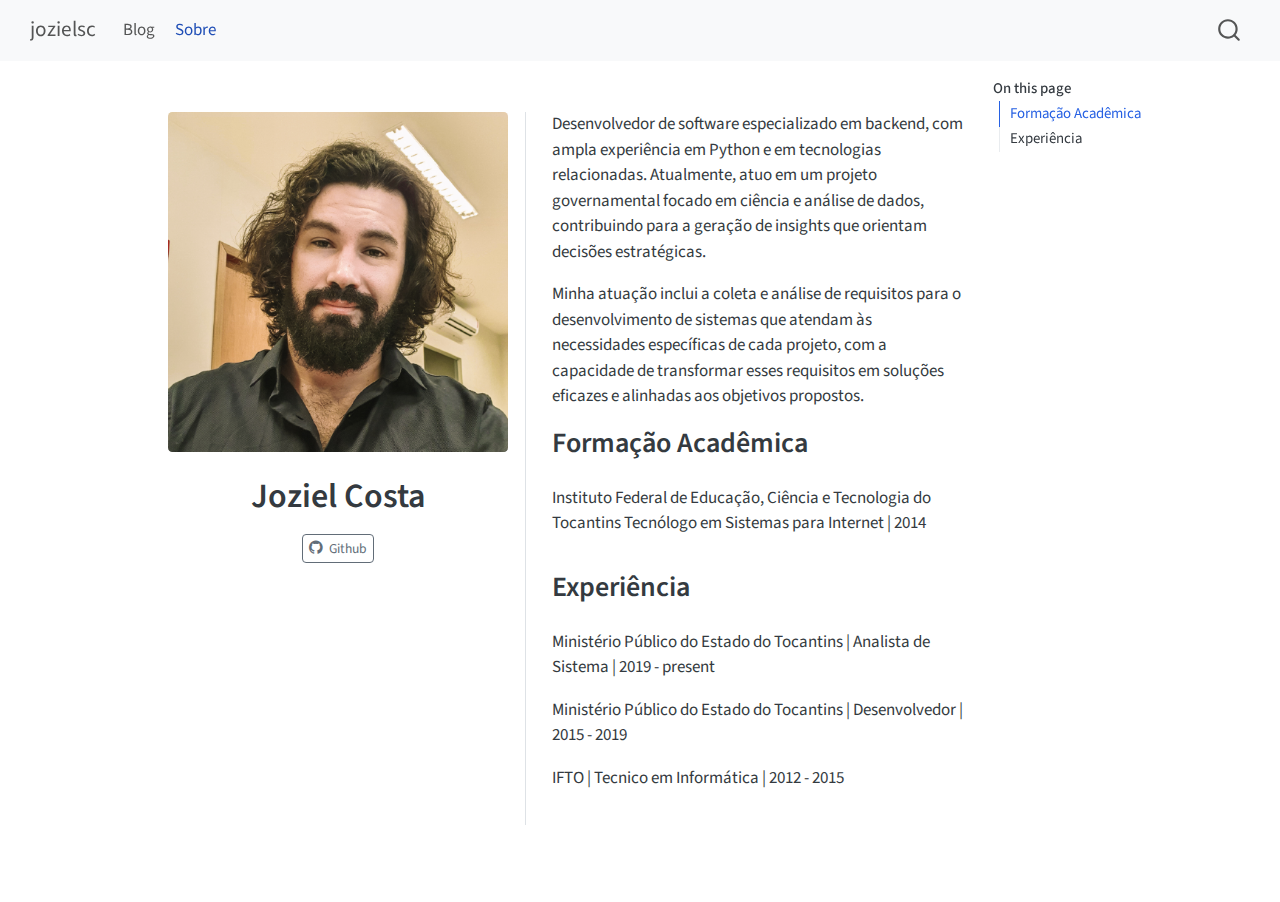
<file: docs/about.html>
<!DOCTYPE html>
<html xmlns="http://www.w3.org/1999/xhtml" lang="en" xml:lang="en"><head>

<meta charset="utf-8">
<meta name="generator" content="quarto-1.6.40">

<meta name="viewport" content="width=device-width, initial-scale=1.0, user-scalable=yes">


<title>Joziel Costa – jozielsc</title>
<style>
code{white-space: pre-wrap;}
span.smallcaps{font-variant: small-caps;}
div.columns{display: flex; gap: min(4vw, 1.5em);}
div.column{flex: auto; overflow-x: auto;}
div.hanging-indent{margin-left: 1.5em; text-indent: -1.5em;}
ul.task-list{list-style: none;}
ul.task-list li input[type="checkbox"] {
  width: 0.8em;
  margin: 0 0.8em 0.2em -1em; /* quarto-specific, see https://github.com/quarto-dev/quarto-cli/issues/4556 */ 
  vertical-align: middle;
}
</style>


<script src="site_libs/quarto-nav/quarto-nav.js"></script>
<script src="site_libs/quarto-nav/headroom.min.js"></script>
<script src="site_libs/clipboard/clipboard.min.js"></script>
<script src="site_libs/quarto-search/autocomplete.umd.js"></script>
<script src="site_libs/quarto-search/fuse.min.js"></script>
<script src="site_libs/quarto-search/quarto-search.js"></script>
<meta name="quarto:offset" content="./">
<script src="site_libs/quarto-html/quarto.js"></script>
<script src="site_libs/quarto-html/popper.min.js"></script>
<script src="site_libs/quarto-html/tippy.umd.min.js"></script>
<link href="site_libs/quarto-html/tippy.css" rel="stylesheet">
<link href="site_libs/quarto-html/quarto-syntax-highlighting-549806ee2085284f45b00abea8c6df48.css" rel="stylesheet" id="quarto-text-highlighting-styles">
<script src="site_libs/bootstrap/bootstrap.min.js"></script>
<link href="site_libs/bootstrap/bootstrap-icons.css" rel="stylesheet">
<link href="site_libs/bootstrap/bootstrap-20a9bda84330c3ab8eb1bec55220eb9e.min.css" rel="stylesheet" append-hash="true" id="quarto-bootstrap" data-mode="light">
<script id="quarto-search-options" type="application/json">{
  "location": "navbar",
  "copy-button": false,
  "collapse-after": 3,
  "panel-placement": "end",
  "type": "overlay",
  "limit": 50,
  "keyboard-shortcut": [
    "f",
    "/",
    "s"
  ],
  "show-item-context": false,
  "language": {
    "search-no-results-text": "No results",
    "search-matching-documents-text": "matching documents",
    "search-copy-link-title": "Copy link to search",
    "search-hide-matches-text": "Hide additional matches",
    "search-more-match-text": "more match in this document",
    "search-more-matches-text": "more matches in this document",
    "search-clear-button-title": "Clear",
    "search-text-placeholder": "",
    "search-detached-cancel-button-title": "Cancel",
    "search-submit-button-title": "Submit",
    "search-label": "Search"
  }
}</script>


<link rel="stylesheet" href="styles.css">
</head>

<body class="nav-fixed">

<div id="quarto-search-results"></div>
  <header id="quarto-header" class="headroom fixed-top">
    <nav class="navbar navbar-expand-lg " data-bs-theme="dark">
      <div class="navbar-container container-fluid">
      <div class="navbar-brand-container mx-auto">
    <a class="navbar-brand" href="./index.html">
    <span class="navbar-title">jozielsc</span>
    </a>
  </div>
            <div id="quarto-search" class="" title="Search"></div>
          <button class="navbar-toggler" type="button" data-bs-toggle="collapse" data-bs-target="#navbarCollapse" aria-controls="navbarCollapse" role="menu" aria-expanded="false" aria-label="Toggle navigation" onclick="if (window.quartoToggleHeadroom) { window.quartoToggleHeadroom(); }">
  <span class="navbar-toggler-icon"></span>
</button>
          <div class="collapse navbar-collapse" id="navbarCollapse">
            <ul class="navbar-nav navbar-nav-scroll me-auto">
  <li class="nav-item">
    <a class="nav-link" href="./index.html"> 
<span class="menu-text">Blog</span></a>
  </li>  
  <li class="nav-item">
    <a class="nav-link active" href="./about.html" aria-current="page"> 
<span class="menu-text">Sobre</span></a>
  </li>  
</ul>
          </div> <!-- /navcollapse -->
            <div class="quarto-navbar-tools">
</div>
      </div> <!-- /container-fluid -->
    </nav>
</header>
<!-- content -->
<div id="quarto-content" class="quarto-container page-columns page-rows-contents page-layout-article page-navbar">
<!-- sidebar -->
<!-- margin-sidebar -->
    <div id="quarto-margin-sidebar" class="sidebar margin-sidebar">
        <nav id="TOC" role="doc-toc" class="toc-active">
    <h2 id="toc-title">On this page</h2>
  <ul>
  <li><a href="#formação-acadêmica" id="toc-formação-acadêmica" class="nav-link active" data-scroll-target="#formação-acadêmica">Formação Acadêmica</a></li>
  <li><a href="#experiência" id="toc-experiência" class="nav-link" data-scroll-target="#experiência">Experiência</a></li>
  </ul>
</nav>
    </div>
<!-- main -->
<div class="quarto-about-trestles">
  <div class="about-entity">
    <img src="profile.png" class="about-image
  rounded " style="width: 20em;">
<header id="title-block-header" class="quarto-title-block default">
<div class="quarto-title">
<h1 class="title">Joziel Costa</h1>
</div>
<div class="quarto-title-meta">
  </div>
</header>
    <div class="about-links">
  <a href="https://github.com/jozielsc" class="about-link" rel="" target="">
    <i class="bi bi-github"></i>
     <span class="about-link-text">Github</span>
  </a>
</div>
  </div>
  <div class="about-contents"><main class="content" id="quarto-document-content">

<p>Desenvolvedor de software especializado em backend, com ampla experiência em Python e em tecnologias relacionadas. Atualmente, atuo em um projeto governamental focado em ciência e análise de dados, contribuindo para a geração de insights que orientam decisões estratégicas.</p>
<p>Minha atuação inclui a coleta e análise de requisitos para o desenvolvimento de sistemas que atendam às necessidades específicas de cada projeto, com a capacidade de transformar esses requisitos em soluções eficazes e alinhadas aos objetivos propostos.</p>
<section id="formação-acadêmica" class="level2">
<h2 data-anchor-id="formação-acadêmica">Formação Acadêmica</h2>
<p>Instituto Federal de Educação, Ciência e Tecnologia do Tocantins Tecnólogo em Sistemas para Internet | 2014</p>
</section>
<section id="experiência" class="level2">
<h2 data-anchor-id="experiência">Experiência</h2>
<p>Ministério Público do Estado do Tocantins | Analista de Sistema | 2019 - present</p>
<p>Ministério Público do Estado do Tocantins | Desenvolvedor | 2015 - 2019</p>
<p>IFTO | Tecnico em Informática | 2012 - 2015</p>


</section>
</main></div>
</div>
 <!-- /main -->
<script id="quarto-html-after-body" type="application/javascript">
window.document.addEventListener("DOMContentLoaded", function (event) {
  const toggleBodyColorMode = (bsSheetEl) => {
    const mode = bsSheetEl.getAttribute("data-mode");
    const bodyEl = window.document.querySelector("body");
    if (mode === "dark") {
      bodyEl.classList.add("quarto-dark");
      bodyEl.classList.remove("quarto-light");
    } else {
      bodyEl.classList.add("quarto-light");
      bodyEl.classList.remove("quarto-dark");
    }
  }
  const toggleBodyColorPrimary = () => {
    const bsSheetEl = window.document.querySelector("link#quarto-bootstrap");
    if (bsSheetEl) {
      toggleBodyColorMode(bsSheetEl);
    }
  }
  toggleBodyColorPrimary();  
  const isCodeAnnotation = (el) => {
    for (const clz of el.classList) {
      if (clz.startsWith('code-annotation-')) {                     
        return true;
      }
    }
    return false;
  }
  const onCopySuccess = function(e) {
    // button target
    const button = e.trigger;
    // don't keep focus
    button.blur();
    // flash "checked"
    button.classList.add('code-copy-button-checked');
    var currentTitle = button.getAttribute("title");
    button.setAttribute("title", "Copied!");
    let tooltip;
    if (window.bootstrap) {
      button.setAttribute("data-bs-toggle", "tooltip");
      button.setAttribute("data-bs-placement", "left");
      button.setAttribute("data-bs-title", "Copied!");
      tooltip = new bootstrap.Tooltip(button, 
        { trigger: "manual", 
          customClass: "code-copy-button-tooltip",
          offset: [0, -8]});
      tooltip.show();    
    }
    setTimeout(function() {
      if (tooltip) {
        tooltip.hide();
        button.removeAttribute("data-bs-title");
        button.removeAttribute("data-bs-toggle");
        button.removeAttribute("data-bs-placement");
      }
      button.setAttribute("title", currentTitle);
      button.classList.remove('code-copy-button-checked');
    }, 1000);
    // clear code selection
    e.clearSelection();
  }
  const getTextToCopy = function(trigger) {
      const codeEl = trigger.previousElementSibling.cloneNode(true);
      for (const childEl of codeEl.children) {
        if (isCodeAnnotation(childEl)) {
          childEl.remove();
        }
      }
      return codeEl.innerText;
  }
  const clipboard = new window.ClipboardJS('.code-copy-button:not([data-in-quarto-modal])', {
    text: getTextToCopy
  });
  clipboard.on('success', onCopySuccess);
  if (window.document.getElementById('quarto-embedded-source-code-modal')) {
    const clipboardModal = new window.ClipboardJS('.code-copy-button[data-in-quarto-modal]', {
      text: getTextToCopy,
      container: window.document.getElementById('quarto-embedded-source-code-modal')
    });
    clipboardModal.on('success', onCopySuccess);
  }
    var localhostRegex = new RegExp(/^(?:http|https):\/\/localhost\:?[0-9]*\//);
    var mailtoRegex = new RegExp(/^mailto:/);
      var filterRegex = new RegExp('/' + window.location.host + '/');
    var isInternal = (href) => {
        return filterRegex.test(href) || localhostRegex.test(href) || mailtoRegex.test(href);
    }
    // Inspect non-navigation links and adorn them if external
 	var links = window.document.querySelectorAll('a[href]:not(.nav-link):not(.navbar-brand):not(.toc-action):not(.sidebar-link):not(.sidebar-item-toggle):not(.pagination-link):not(.no-external):not([aria-hidden]):not(.dropdown-item):not(.quarto-navigation-tool):not(.about-link)');
    for (var i=0; i<links.length; i++) {
      const link = links[i];
      if (!isInternal(link.href)) {
        // undo the damage that might have been done by quarto-nav.js in the case of
        // links that we want to consider external
        if (link.dataset.originalHref !== undefined) {
          link.href = link.dataset.originalHref;
        }
      }
    }
  function tippyHover(el, contentFn, onTriggerFn, onUntriggerFn) {
    const config = {
      allowHTML: true,
      maxWidth: 500,
      delay: 100,
      arrow: false,
      appendTo: function(el) {
          return el.parentElement;
      },
      interactive: true,
      interactiveBorder: 10,
      theme: 'quarto',
      placement: 'bottom-start',
    };
    if (contentFn) {
      config.content = contentFn;
    }
    if (onTriggerFn) {
      config.onTrigger = onTriggerFn;
    }
    if (onUntriggerFn) {
      config.onUntrigger = onUntriggerFn;
    }
    window.tippy(el, config); 
  }
  const noterefs = window.document.querySelectorAll('a[role="doc-noteref"]');
  for (var i=0; i<noterefs.length; i++) {
    const ref = noterefs[i];
    tippyHover(ref, function() {
      // use id or data attribute instead here
      let href = ref.getAttribute('data-footnote-href') || ref.getAttribute('href');
      try { href = new URL(href).hash; } catch {}
      const id = href.replace(/^#\/?/, "");
      const note = window.document.getElementById(id);
      if (note) {
        return note.innerHTML;
      } else {
        return "";
      }
    });
  }
  const xrefs = window.document.querySelectorAll('a.quarto-xref');
  const processXRef = (id, note) => {
    // Strip column container classes
    const stripColumnClz = (el) => {
      el.classList.remove("page-full", "page-columns");
      if (el.children) {
        for (const child of el.children) {
          stripColumnClz(child);
        }
      }
    }
    stripColumnClz(note)
    if (id === null || id.startsWith('sec-')) {
      // Special case sections, only their first couple elements
      const container = document.createElement("div");
      if (note.children && note.children.length > 2) {
        container.appendChild(note.children[0].cloneNode(true));
        for (let i = 1; i < note.children.length; i++) {
          const child = note.children[i];
          if (child.tagName === "P" && child.innerText === "") {
            continue;
          } else {
            container.appendChild(child.cloneNode(true));
            break;
          }
        }
        if (window.Quarto?.typesetMath) {
          window.Quarto.typesetMath(container);
        }
        return container.innerHTML
      } else {
        if (window.Quarto?.typesetMath) {
          window.Quarto.typesetMath(note);
        }
        return note.innerHTML;
      }
    } else {
      // Remove any anchor links if they are present
      const anchorLink = note.querySelector('a.anchorjs-link');
      if (anchorLink) {
        anchorLink.remove();
      }
      if (window.Quarto?.typesetMath) {
        window.Quarto.typesetMath(note);
      }
      if (note.classList.contains("callout")) {
        return note.outerHTML;
      } else {
        return note.innerHTML;
      }
    }
  }
  for (var i=0; i<xrefs.length; i++) {
    const xref = xrefs[i];
    tippyHover(xref, undefined, function(instance) {
      instance.disable();
      let url = xref.getAttribute('href');
      let hash = undefined; 
      if (url.startsWith('#')) {
        hash = url;
      } else {
        try { hash = new URL(url).hash; } catch {}
      }
      if (hash) {
        const id = hash.replace(/^#\/?/, "");
        const note = window.document.getElementById(id);
        if (note !== null) {
          try {
            const html = processXRef(id, note.cloneNode(true));
            instance.setContent(html);
          } finally {
            instance.enable();
            instance.show();
          }
        } else {
          // See if we can fetch this
          fetch(url.split('#')[0])
          .then(res => res.text())
          .then(html => {
            const parser = new DOMParser();
            const htmlDoc = parser.parseFromString(html, "text/html");
            const note = htmlDoc.getElementById(id);
            if (note !== null) {
              const html = processXRef(id, note);
              instance.setContent(html);
            } 
          }).finally(() => {
            instance.enable();
            instance.show();
          });
        }
      } else {
        // See if we can fetch a full url (with no hash to target)
        // This is a special case and we should probably do some content thinning / targeting
        fetch(url)
        .then(res => res.text())
        .then(html => {
          const parser = new DOMParser();
          const htmlDoc = parser.parseFromString(html, "text/html");
          const note = htmlDoc.querySelector('main.content');
          if (note !== null) {
            // This should only happen for chapter cross references
            // (since there is no id in the URL)
            // remove the first header
            if (note.children.length > 0 && note.children[0].tagName === "HEADER") {
              note.children[0].remove();
            }
            const html = processXRef(null, note);
            instance.setContent(html);
          } 
        }).finally(() => {
          instance.enable();
          instance.show();
        });
      }
    }, function(instance) {
    });
  }
      let selectedAnnoteEl;
      const selectorForAnnotation = ( cell, annotation) => {
        let cellAttr = 'data-code-cell="' + cell + '"';
        let lineAttr = 'data-code-annotation="' +  annotation + '"';
        const selector = 'span[' + cellAttr + '][' + lineAttr + ']';
        return selector;
      }
      const selectCodeLines = (annoteEl) => {
        const doc = window.document;
        const targetCell = annoteEl.getAttribute("data-target-cell");
        const targetAnnotation = annoteEl.getAttribute("data-target-annotation");
        const annoteSpan = window.document.querySelector(selectorForAnnotation(targetCell, targetAnnotation));
        const lines = annoteSpan.getAttribute("data-code-lines").split(",");
        const lineIds = lines.map((line) => {
          return targetCell + "-" + line;
        })
        let top = null;
        let height = null;
        let parent = null;
        if (lineIds.length > 0) {
            //compute the position of the single el (top and bottom and make a div)
            const el = window.document.getElementById(lineIds[0]);
            top = el.offsetTop;
            height = el.offsetHeight;
            parent = el.parentElement.parentElement;
          if (lineIds.length > 1) {
            const lastEl = window.document.getElementById(lineIds[lineIds.length - 1]);
            const bottom = lastEl.offsetTop + lastEl.offsetHeight;
            height = bottom - top;
          }
          if (top !== null && height !== null && parent !== null) {
            // cook up a div (if necessary) and position it 
            let div = window.document.getElementById("code-annotation-line-highlight");
            if (div === null) {
              div = window.document.createElement("div");
              div.setAttribute("id", "code-annotation-line-highlight");
              div.style.position = 'absolute';
              parent.appendChild(div);
            }
            div.style.top = top - 2 + "px";
            div.style.height = height + 4 + "px";
            div.style.left = 0;
            let gutterDiv = window.document.getElementById("code-annotation-line-highlight-gutter");
            if (gutterDiv === null) {
              gutterDiv = window.document.createElement("div");
              gutterDiv.setAttribute("id", "code-annotation-line-highlight-gutter");
              gutterDiv.style.position = 'absolute';
              const codeCell = window.document.getElementById(targetCell);
              const gutter = codeCell.querySelector('.code-annotation-gutter');
              gutter.appendChild(gutterDiv);
            }
            gutterDiv.style.top = top - 2 + "px";
            gutterDiv.style.height = height + 4 + "px";
          }
          selectedAnnoteEl = annoteEl;
        }
      };
      const unselectCodeLines = () => {
        const elementsIds = ["code-annotation-line-highlight", "code-annotation-line-highlight-gutter"];
        elementsIds.forEach((elId) => {
          const div = window.document.getElementById(elId);
          if (div) {
            div.remove();
          }
        });
        selectedAnnoteEl = undefined;
      };
        // Handle positioning of the toggle
    window.addEventListener(
      "resize",
      throttle(() => {
        elRect = undefined;
        if (selectedAnnoteEl) {
          selectCodeLines(selectedAnnoteEl);
        }
      }, 10)
    );
    function throttle(fn, ms) {
    let throttle = false;
    let timer;
      return (...args) => {
        if(!throttle) { // first call gets through
            fn.apply(this, args);
            throttle = true;
        } else { // all the others get throttled
            if(timer) clearTimeout(timer); // cancel #2
            timer = setTimeout(() => {
              fn.apply(this, args);
              timer = throttle = false;
            }, ms);
        }
      };
    }
      // Attach click handler to the DT
      const annoteDls = window.document.querySelectorAll('dt[data-target-cell]');
      for (const annoteDlNode of annoteDls) {
        annoteDlNode.addEventListener('click', (event) => {
          const clickedEl = event.target;
          if (clickedEl !== selectedAnnoteEl) {
            unselectCodeLines();
            const activeEl = window.document.querySelector('dt[data-target-cell].code-annotation-active');
            if (activeEl) {
              activeEl.classList.remove('code-annotation-active');
            }
            selectCodeLines(clickedEl);
            clickedEl.classList.add('code-annotation-active');
          } else {
            // Unselect the line
            unselectCodeLines();
            clickedEl.classList.remove('code-annotation-active');
          }
        });
      }
  const findCites = (el) => {
    const parentEl = el.parentElement;
    if (parentEl) {
      const cites = parentEl.dataset.cites;
      if (cites) {
        return {
          el,
          cites: cites.split(' ')
        };
      } else {
        return findCites(el.parentElement)
      }
    } else {
      return undefined;
    }
  };
  var bibliorefs = window.document.querySelectorAll('a[role="doc-biblioref"]');
  for (var i=0; i<bibliorefs.length; i++) {
    const ref = bibliorefs[i];
    const citeInfo = findCites(ref);
    if (citeInfo) {
      tippyHover(citeInfo.el, function() {
        var popup = window.document.createElement('div');
        citeInfo.cites.forEach(function(cite) {
          var citeDiv = window.document.createElement('div');
          citeDiv.classList.add('hanging-indent');
          citeDiv.classList.add('csl-entry');
          var biblioDiv = window.document.getElementById('ref-' + cite);
          if (biblioDiv) {
            citeDiv.innerHTML = biblioDiv.innerHTML;
          }
          popup.appendChild(citeDiv);
        });
        return popup.innerHTML;
      });
    }
  }
});
</script>
</div> <!-- /content -->




</body></html>
</file>
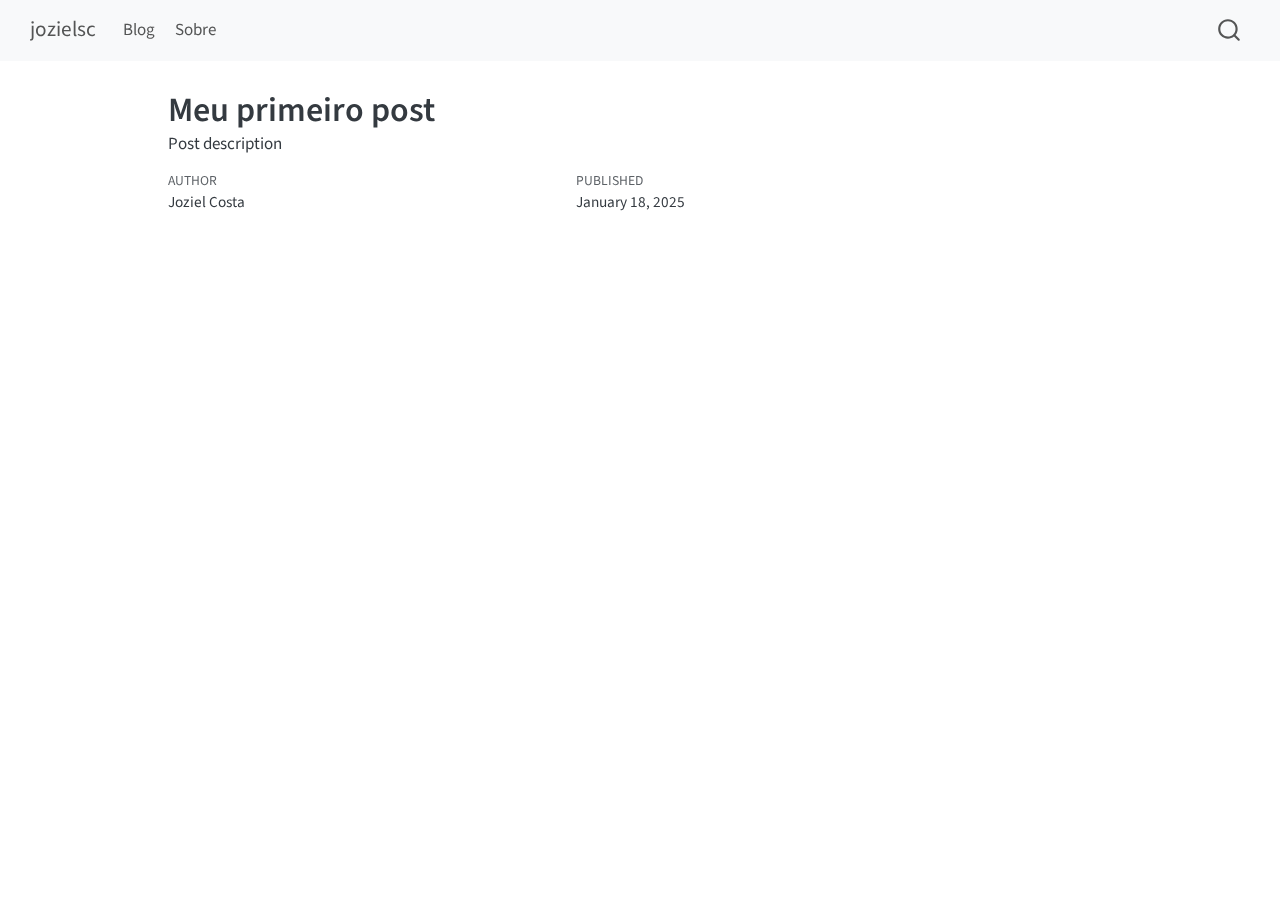
<file: docs/posts/test.html>
<!DOCTYPE html>
<html xmlns="http://www.w3.org/1999/xhtml" lang="en" xml:lang="en"><head>

<meta charset="utf-8">
<meta name="generator" content="quarto-1.6.40">

<meta name="viewport" content="width=device-width, initial-scale=1.0, user-scalable=yes">

<meta name="author" content="Joziel Costa">
<meta name="dcterms.date" content="2025-01-18">
<meta name="description" content="Post description">

<title>Meu primeiro post – jozielsc</title>
<style>
code{white-space: pre-wrap;}
span.smallcaps{font-variant: small-caps;}
div.columns{display: flex; gap: min(4vw, 1.5em);}
div.column{flex: auto; overflow-x: auto;}
div.hanging-indent{margin-left: 1.5em; text-indent: -1.5em;}
ul.task-list{list-style: none;}
ul.task-list li input[type="checkbox"] {
  width: 0.8em;
  margin: 0 0.8em 0.2em -1em; /* quarto-specific, see https://github.com/quarto-dev/quarto-cli/issues/4556 */ 
  vertical-align: middle;
}
</style>


<script src="../site_libs/quarto-nav/quarto-nav.js"></script>
<script src="../site_libs/quarto-nav/headroom.min.js"></script>
<script src="../site_libs/clipboard/clipboard.min.js"></script>
<script src="../site_libs/quarto-search/autocomplete.umd.js"></script>
<script src="../site_libs/quarto-search/fuse.min.js"></script>
<script src="../site_libs/quarto-search/quarto-search.js"></script>
<meta name="quarto:offset" content="../">
<script src="../site_libs/quarto-html/quarto.js"></script>
<script src="../site_libs/quarto-html/popper.min.js"></script>
<script src="../site_libs/quarto-html/tippy.umd.min.js"></script>
<script src="../site_libs/quarto-html/anchor.min.js"></script>
<link href="../site_libs/quarto-html/tippy.css" rel="stylesheet">
<link href="../site_libs/quarto-html/quarto-syntax-highlighting-549806ee2085284f45b00abea8c6df48.css" rel="stylesheet" id="quarto-text-highlighting-styles">
<script src="../site_libs/bootstrap/bootstrap.min.js"></script>
<link href="../site_libs/bootstrap/bootstrap-icons.css" rel="stylesheet">
<link href="../site_libs/bootstrap/bootstrap-20a9bda84330c3ab8eb1bec55220eb9e.min.css" rel="stylesheet" append-hash="true" id="quarto-bootstrap" data-mode="light">
<script id="quarto-search-options" type="application/json">{
  "location": "navbar",
  "copy-button": false,
  "collapse-after": 3,
  "panel-placement": "end",
  "type": "overlay",
  "limit": 50,
  "keyboard-shortcut": [
    "f",
    "/",
    "s"
  ],
  "show-item-context": false,
  "language": {
    "search-no-results-text": "No results",
    "search-matching-documents-text": "matching documents",
    "search-copy-link-title": "Copy link to search",
    "search-hide-matches-text": "Hide additional matches",
    "search-more-match-text": "more match in this document",
    "search-more-matches-text": "more matches in this document",
    "search-clear-button-title": "Clear",
    "search-text-placeholder": "",
    "search-detached-cancel-button-title": "Cancel",
    "search-submit-button-title": "Submit",
    "search-label": "Search"
  }
}</script>


<link rel="stylesheet" href="../styles.css">
</head>

<body class="nav-fixed">

<div id="quarto-search-results"></div>
  <header id="quarto-header" class="headroom fixed-top">
    <nav class="navbar navbar-expand-lg " data-bs-theme="dark">
      <div class="navbar-container container-fluid">
      <div class="navbar-brand-container mx-auto">
    <a class="navbar-brand" href="../index.html">
    <span class="navbar-title">jozielsc</span>
    </a>
  </div>
            <div id="quarto-search" class="" title="Search"></div>
          <button class="navbar-toggler" type="button" data-bs-toggle="collapse" data-bs-target="#navbarCollapse" aria-controls="navbarCollapse" role="menu" aria-expanded="false" aria-label="Toggle navigation" onclick="if (window.quartoToggleHeadroom) { window.quartoToggleHeadroom(); }">
  <span class="navbar-toggler-icon"></span>
</button>
          <div class="collapse navbar-collapse" id="navbarCollapse">
            <ul class="navbar-nav navbar-nav-scroll me-auto">
  <li class="nav-item">
    <a class="nav-link" href="../index.html"> 
<span class="menu-text">Blog</span></a>
  </li>  
  <li class="nav-item">
    <a class="nav-link" href="../about.html"> 
<span class="menu-text">Sobre</span></a>
  </li>  
</ul>
          </div> <!-- /navcollapse -->
            <div class="quarto-navbar-tools">
</div>
      </div> <!-- /container-fluid -->
    </nav>
</header>
<!-- content -->
<div id="quarto-content" class="quarto-container page-columns page-rows-contents page-layout-article page-navbar">
<!-- sidebar -->
<!-- margin-sidebar -->
    <div id="quarto-margin-sidebar" class="sidebar margin-sidebar zindex-bottom">
        
    </div>
<!-- main -->
<main class="content" id="quarto-document-content">

<header id="title-block-header" class="quarto-title-block default">
<div class="quarto-title">
<h1 class="title">Meu primeiro post</h1>
</div>

<div>
  <div class="description">
    Post description
  </div>
</div>


<div class="quarto-title-meta">

    <div>
    <div class="quarto-title-meta-heading">Author</div>
    <div class="quarto-title-meta-contents">
             <p>Joziel Costa </p>
          </div>
  </div>
    
    <div>
    <div class="quarto-title-meta-heading">Published</div>
    <div class="quarto-title-meta-contents">
      <p class="date">January 18, 2025</p>
    </div>
  </div>
  
    
  </div>
  


</header>





</main> <!-- /main -->
<script id="quarto-html-after-body" type="application/javascript">
window.document.addEventListener("DOMContentLoaded", function (event) {
  const toggleBodyColorMode = (bsSheetEl) => {
    const mode = bsSheetEl.getAttribute("data-mode");
    const bodyEl = window.document.querySelector("body");
    if (mode === "dark") {
      bodyEl.classList.add("quarto-dark");
      bodyEl.classList.remove("quarto-light");
    } else {
      bodyEl.classList.add("quarto-light");
      bodyEl.classList.remove("quarto-dark");
    }
  }
  const toggleBodyColorPrimary = () => {
    const bsSheetEl = window.document.querySelector("link#quarto-bootstrap");
    if (bsSheetEl) {
      toggleBodyColorMode(bsSheetEl);
    }
  }
  toggleBodyColorPrimary();  
  const icon = "";
  const anchorJS = new window.AnchorJS();
  anchorJS.options = {
    placement: 'right',
    icon: icon
  };
  anchorJS.add('.anchored');
  const isCodeAnnotation = (el) => {
    for (const clz of el.classList) {
      if (clz.startsWith('code-annotation-')) {                     
        return true;
      }
    }
    return false;
  }
  const onCopySuccess = function(e) {
    // button target
    const button = e.trigger;
    // don't keep focus
    button.blur();
    // flash "checked"
    button.classList.add('code-copy-button-checked');
    var currentTitle = button.getAttribute("title");
    button.setAttribute("title", "Copied!");
    let tooltip;
    if (window.bootstrap) {
      button.setAttribute("data-bs-toggle", "tooltip");
      button.setAttribute("data-bs-placement", "left");
      button.setAttribute("data-bs-title", "Copied!");
      tooltip = new bootstrap.Tooltip(button, 
        { trigger: "manual", 
          customClass: "code-copy-button-tooltip",
          offset: [0, -8]});
      tooltip.show();    
    }
    setTimeout(function() {
      if (tooltip) {
        tooltip.hide();
        button.removeAttribute("data-bs-title");
        button.removeAttribute("data-bs-toggle");
        button.removeAttribute("data-bs-placement");
      }
      button.setAttribute("title", currentTitle);
      button.classList.remove('code-copy-button-checked');
    }, 1000);
    // clear code selection
    e.clearSelection();
  }
  const getTextToCopy = function(trigger) {
      const codeEl = trigger.previousElementSibling.cloneNode(true);
      for (const childEl of codeEl.children) {
        if (isCodeAnnotation(childEl)) {
          childEl.remove();
        }
      }
      return codeEl.innerText;
  }
  const clipboard = new window.ClipboardJS('.code-copy-button:not([data-in-quarto-modal])', {
    text: getTextToCopy
  });
  clipboard.on('success', onCopySuccess);
  if (window.document.getElementById('quarto-embedded-source-code-modal')) {
    const clipboardModal = new window.ClipboardJS('.code-copy-button[data-in-quarto-modal]', {
      text: getTextToCopy,
      container: window.document.getElementById('quarto-embedded-source-code-modal')
    });
    clipboardModal.on('success', onCopySuccess);
  }
    var localhostRegex = new RegExp(/^(?:http|https):\/\/localhost\:?[0-9]*\//);
    var mailtoRegex = new RegExp(/^mailto:/);
      var filterRegex = new RegExp('/' + window.location.host + '/');
    var isInternal = (href) => {
        return filterRegex.test(href) || localhostRegex.test(href) || mailtoRegex.test(href);
    }
    // Inspect non-navigation links and adorn them if external
 	var links = window.document.querySelectorAll('a[href]:not(.nav-link):not(.navbar-brand):not(.toc-action):not(.sidebar-link):not(.sidebar-item-toggle):not(.pagination-link):not(.no-external):not([aria-hidden]):not(.dropdown-item):not(.quarto-navigation-tool):not(.about-link)');
    for (var i=0; i<links.length; i++) {
      const link = links[i];
      if (!isInternal(link.href)) {
        // undo the damage that might have been done by quarto-nav.js in the case of
        // links that we want to consider external
        if (link.dataset.originalHref !== undefined) {
          link.href = link.dataset.originalHref;
        }
      }
    }
  function tippyHover(el, contentFn, onTriggerFn, onUntriggerFn) {
    const config = {
      allowHTML: true,
      maxWidth: 500,
      delay: 100,
      arrow: false,
      appendTo: function(el) {
          return el.parentElement;
      },
      interactive: true,
      interactiveBorder: 10,
      theme: 'quarto',
      placement: 'bottom-start',
    };
    if (contentFn) {
      config.content = contentFn;
    }
    if (onTriggerFn) {
      config.onTrigger = onTriggerFn;
    }
    if (onUntriggerFn) {
      config.onUntrigger = onUntriggerFn;
    }
    window.tippy(el, config); 
  }
  const noterefs = window.document.querySelectorAll('a[role="doc-noteref"]');
  for (var i=0; i<noterefs.length; i++) {
    const ref = noterefs[i];
    tippyHover(ref, function() {
      // use id or data attribute instead here
      let href = ref.getAttribute('data-footnote-href') || ref.getAttribute('href');
      try { href = new URL(href).hash; } catch {}
      const id = href.replace(/^#\/?/, "");
      const note = window.document.getElementById(id);
      if (note) {
        return note.innerHTML;
      } else {
        return "";
      }
    });
  }
  const xrefs = window.document.querySelectorAll('a.quarto-xref');
  const processXRef = (id, note) => {
    // Strip column container classes
    const stripColumnClz = (el) => {
      el.classList.remove("page-full", "page-columns");
      if (el.children) {
        for (const child of el.children) {
          stripColumnClz(child);
        }
      }
    }
    stripColumnClz(note)
    if (id === null || id.startsWith('sec-')) {
      // Special case sections, only their first couple elements
      const container = document.createElement("div");
      if (note.children && note.children.length > 2) {
        container.appendChild(note.children[0].cloneNode(true));
        for (let i = 1; i < note.children.length; i++) {
          const child = note.children[i];
          if (child.tagName === "P" && child.innerText === "") {
            continue;
          } else {
            container.appendChild(child.cloneNode(true));
            break;
          }
        }
        if (window.Quarto?.typesetMath) {
          window.Quarto.typesetMath(container);
        }
        return container.innerHTML
      } else {
        if (window.Quarto?.typesetMath) {
          window.Quarto.typesetMath(note);
        }
        return note.innerHTML;
      }
    } else {
      // Remove any anchor links if they are present
      const anchorLink = note.querySelector('a.anchorjs-link');
      if (anchorLink) {
        anchorLink.remove();
      }
      if (window.Quarto?.typesetMath) {
        window.Quarto.typesetMath(note);
      }
      if (note.classList.contains("callout")) {
        return note.outerHTML;
      } else {
        return note.innerHTML;
      }
    }
  }
  for (var i=0; i<xrefs.length; i++) {
    const xref = xrefs[i];
    tippyHover(xref, undefined, function(instance) {
      instance.disable();
      let url = xref.getAttribute('href');
      let hash = undefined; 
      if (url.startsWith('#')) {
        hash = url;
      } else {
        try { hash = new URL(url).hash; } catch {}
      }
      if (hash) {
        const id = hash.replace(/^#\/?/, "");
        const note = window.document.getElementById(id);
        if (note !== null) {
          try {
            const html = processXRef(id, note.cloneNode(true));
            instance.setContent(html);
          } finally {
            instance.enable();
            instance.show();
          }
        } else {
          // See if we can fetch this
          fetch(url.split('#')[0])
          .then(res => res.text())
          .then(html => {
            const parser = new DOMParser();
            const htmlDoc = parser.parseFromString(html, "text/html");
            const note = htmlDoc.getElementById(id);
            if (note !== null) {
              const html = processXRef(id, note);
              instance.setContent(html);
            } 
          }).finally(() => {
            instance.enable();
            instance.show();
          });
        }
      } else {
        // See if we can fetch a full url (with no hash to target)
        // This is a special case and we should probably do some content thinning / targeting
        fetch(url)
        .then(res => res.text())
        .then(html => {
          const parser = new DOMParser();
          const htmlDoc = parser.parseFromString(html, "text/html");
          const note = htmlDoc.querySelector('main.content');
          if (note !== null) {
            // This should only happen for chapter cross references
            // (since there is no id in the URL)
            // remove the first header
            if (note.children.length > 0 && note.children[0].tagName === "HEADER") {
              note.children[0].remove();
            }
            const html = processXRef(null, note);
            instance.setContent(html);
          } 
        }).finally(() => {
          instance.enable();
          instance.show();
        });
      }
    }, function(instance) {
    });
  }
      let selectedAnnoteEl;
      const selectorForAnnotation = ( cell, annotation) => {
        let cellAttr = 'data-code-cell="' + cell + '"';
        let lineAttr = 'data-code-annotation="' +  annotation + '"';
        const selector = 'span[' + cellAttr + '][' + lineAttr + ']';
        return selector;
      }
      const selectCodeLines = (annoteEl) => {
        const doc = window.document;
        const targetCell = annoteEl.getAttribute("data-target-cell");
        const targetAnnotation = annoteEl.getAttribute("data-target-annotation");
        const annoteSpan = window.document.querySelector(selectorForAnnotation(targetCell, targetAnnotation));
        const lines = annoteSpan.getAttribute("data-code-lines").split(",");
        const lineIds = lines.map((line) => {
          return targetCell + "-" + line;
        })
        let top = null;
        let height = null;
        let parent = null;
        if (lineIds.length > 0) {
            //compute the position of the single el (top and bottom and make a div)
            const el = window.document.getElementById(lineIds[0]);
            top = el.offsetTop;
            height = el.offsetHeight;
            parent = el.parentElement.parentElement;
          if (lineIds.length > 1) {
            const lastEl = window.document.getElementById(lineIds[lineIds.length - 1]);
            const bottom = lastEl.offsetTop + lastEl.offsetHeight;
            height = bottom - top;
          }
          if (top !== null && height !== null && parent !== null) {
            // cook up a div (if necessary) and position it 
            let div = window.document.getElementById("code-annotation-line-highlight");
            if (div === null) {
              div = window.document.createElement("div");
              div.setAttribute("id", "code-annotation-line-highlight");
              div.style.position = 'absolute';
              parent.appendChild(div);
            }
            div.style.top = top - 2 + "px";
            div.style.height = height + 4 + "px";
            div.style.left = 0;
            let gutterDiv = window.document.getElementById("code-annotation-line-highlight-gutter");
            if (gutterDiv === null) {
              gutterDiv = window.document.createElement("div");
              gutterDiv.setAttribute("id", "code-annotation-line-highlight-gutter");
              gutterDiv.style.position = 'absolute';
              const codeCell = window.document.getElementById(targetCell);
              const gutter = codeCell.querySelector('.code-annotation-gutter');
              gutter.appendChild(gutterDiv);
            }
            gutterDiv.style.top = top - 2 + "px";
            gutterDiv.style.height = height + 4 + "px";
          }
          selectedAnnoteEl = annoteEl;
        }
      };
      const unselectCodeLines = () => {
        const elementsIds = ["code-annotation-line-highlight", "code-annotation-line-highlight-gutter"];
        elementsIds.forEach((elId) => {
          const div = window.document.getElementById(elId);
          if (div) {
            div.remove();
          }
        });
        selectedAnnoteEl = undefined;
      };
        // Handle positioning of the toggle
    window.addEventListener(
      "resize",
      throttle(() => {
        elRect = undefined;
        if (selectedAnnoteEl) {
          selectCodeLines(selectedAnnoteEl);
        }
      }, 10)
    );
    function throttle(fn, ms) {
    let throttle = false;
    let timer;
      return (...args) => {
        if(!throttle) { // first call gets through
            fn.apply(this, args);
            throttle = true;
        } else { // all the others get throttled
            if(timer) clearTimeout(timer); // cancel #2
            timer = setTimeout(() => {
              fn.apply(this, args);
              timer = throttle = false;
            }, ms);
        }
      };
    }
      // Attach click handler to the DT
      const annoteDls = window.document.querySelectorAll('dt[data-target-cell]');
      for (const annoteDlNode of annoteDls) {
        annoteDlNode.addEventListener('click', (event) => {
          const clickedEl = event.target;
          if (clickedEl !== selectedAnnoteEl) {
            unselectCodeLines();
            const activeEl = window.document.querySelector('dt[data-target-cell].code-annotation-active');
            if (activeEl) {
              activeEl.classList.remove('code-annotation-active');
            }
            selectCodeLines(clickedEl);
            clickedEl.classList.add('code-annotation-active');
          } else {
            // Unselect the line
            unselectCodeLines();
            clickedEl.classList.remove('code-annotation-active');
          }
        });
      }
  const findCites = (el) => {
    const parentEl = el.parentElement;
    if (parentEl) {
      const cites = parentEl.dataset.cites;
      if (cites) {
        return {
          el,
          cites: cites.split(' ')
        };
      } else {
        return findCites(el.parentElement)
      }
    } else {
      return undefined;
    }
  };
  var bibliorefs = window.document.querySelectorAll('a[role="doc-biblioref"]');
  for (var i=0; i<bibliorefs.length; i++) {
    const ref = bibliorefs[i];
    const citeInfo = findCites(ref);
    if (citeInfo) {
      tippyHover(citeInfo.el, function() {
        var popup = window.document.createElement('div');
        citeInfo.cites.forEach(function(cite) {
          var citeDiv = window.document.createElement('div');
          citeDiv.classList.add('hanging-indent');
          citeDiv.classList.add('csl-entry');
          var biblioDiv = window.document.getElementById('ref-' + cite);
          if (biblioDiv) {
            citeDiv.innerHTML = biblioDiv.innerHTML;
          }
          popup.appendChild(citeDiv);
        });
        return popup.innerHTML;
      });
    }
  }
});
</script>
</div> <!-- /content -->




</body></html>
</file>
<file: docs/site_libs/quarto-html/tippy.css>
.tippy-box[data-animation=fade][data-state=hidden]{opacity:0}[data-tippy-root]{max-width:calc(100vw - 10px)}.tippy-box{position:relative;background-color:#333;color:#fff;border-radius:4px;font-size:14px;line-height:1.4;white-space:normal;outline:0;transition-property:transform,visibility,opacity}.tippy-box[data-placement^=top]>.tippy-arrow{bottom:0}.tippy-box[data-placement^=top]>.tippy-arrow:before{bottom:-7px;left:0;border-width:8px 8px 0;border-top-color:initial;transform-origin:center top}.tippy-box[data-placement^=bottom]>.tippy-arrow{top:0}.tippy-box[data-placement^=bottom]>.tippy-arrow:before{top:-7px;left:0;border-width:0 8px 8px;border-bottom-color:initial;transform-origin:center bottom}.tippy-box[data-placement^=left]>.tippy-arrow{right:0}.tippy-box[data-placement^=left]>.tippy-arrow:before{border-width:8px 0 8px 8px;border-left-color:initial;right:-7px;transform-origin:center left}.tippy-box[data-placement^=right]>.tippy-arrow{left:0}.tippy-box[data-placement^=right]>.tippy-arrow:before{left:-7px;border-width:8px 8px 8px 0;border-right-color:initial;transform-origin:center right}.tippy-box[data-inertia][data-state=visible]{transition-timing-function:cubic-bezier(.54,1.5,.38,1.11)}.tippy-arrow{width:16px;height:16px;color:#333}.tippy-arrow:before{content:"";position:absolute;border-color:transparent;border-style:solid}.tippy-content{position:relative;padding:5px 9px;z-index:1}
</file>
<file: docs/site_libs/quarto-html/quarto-syntax-highlighting-549806ee2085284f45b00abea8c6df48.css>
/* quarto syntax highlight colors */
:root {
  --quarto-hl-ot-color: #003B4F;
  --quarto-hl-at-color: #657422;
  --quarto-hl-ss-color: #20794D;
  --quarto-hl-an-color: #5E5E5E;
  --quarto-hl-fu-color: #4758AB;
  --quarto-hl-st-color: #20794D;
  --quarto-hl-cf-color: #003B4F;
  --quarto-hl-op-color: #5E5E5E;
  --quarto-hl-er-color: #AD0000;
  --quarto-hl-bn-color: #AD0000;
  --quarto-hl-al-color: #AD0000;
  --quarto-hl-va-color: #111111;
  --quarto-hl-bu-color: inherit;
  --quarto-hl-ex-color: inherit;
  --quarto-hl-pp-color: #AD0000;
  --quarto-hl-in-color: #5E5E5E;
  --quarto-hl-vs-color: #20794D;
  --quarto-hl-wa-color: #5E5E5E;
  --quarto-hl-do-color: #5E5E5E;
  --quarto-hl-im-color: #00769E;
  --quarto-hl-ch-color: #20794D;
  --quarto-hl-dt-color: #AD0000;
  --quarto-hl-fl-color: #AD0000;
  --quarto-hl-co-color: #5E5E5E;
  --quarto-hl-cv-color: #5E5E5E;
  --quarto-hl-cn-color: #8f5902;
  --quarto-hl-sc-color: #5E5E5E;
  --quarto-hl-dv-color: #AD0000;
  --quarto-hl-kw-color: #003B4F;
}

/* other quarto variables */
:root {
  --quarto-font-monospace: SFMono-Regular, Menlo, Monaco, Consolas, "Liberation Mono", "Courier New", monospace;
}

pre > code.sourceCode > span {
  color: #003B4F;
}

code span {
  color: #003B4F;
}

code.sourceCode > span {
  color: #003B4F;
}

div.sourceCode,
div.sourceCode pre.sourceCode {
  color: #003B4F;
}

code span.ot {
  color: #003B4F;
  font-style: inherit;
}

code span.at {
  color: #657422;
  font-style: inherit;
}

code span.ss {
  color: #20794D;
  font-style: inherit;
}

code span.an {
  color: #5E5E5E;
  font-style: inherit;
}

code span.fu {
  color: #4758AB;
  font-style: inherit;
}

code span.st {
  color: #20794D;
  font-style: inherit;
}

code span.cf {
  color: #003B4F;
  font-weight: bold;
  font-style: inherit;
}

code span.op {
  color: #5E5E5E;
  font-style: inherit;
}

code span.er {
  color: #AD0000;
  font-style: inherit;
}

code span.bn {
  color: #AD0000;
  font-style: inherit;
}

code span.al {
  color: #AD0000;
  font-style: inherit;
}

code span.va {
  color: #111111;
  font-style: inherit;
}

code span.bu {
  font-style: inherit;
}

code span.ex {
  font-style: inherit;
}

code span.pp {
  color: #AD0000;
  font-style: inherit;
}

code span.in {
  color: #5E5E5E;
  font-style: inherit;
}

code span.vs {
  color: #20794D;
  font-style: inherit;
}

code span.wa {
  color: #5E5E5E;
  font-style: italic;
}

code span.do {
  color: #5E5E5E;
  font-style: italic;
}

code span.im {
  color: #00769E;
  font-style: inherit;
}

code span.ch {
  color: #20794D;
  font-style: inherit;
}

code span.dt {
  color: #AD0000;
  font-style: inherit;
}

code span.fl {
  color: #AD0000;
  font-style: inherit;
}

code span.co {
  color: #5E5E5E;
  font-style: inherit;
}

code span.cv {
  color: #5E5E5E;
  font-style: italic;
}

code span.cn {
  color: #8f5902;
  font-style: inherit;
}

code span.sc {
  color: #5E5E5E;
  font-style: inherit;
}

code span.dv {
  color: #AD0000;
  font-style: inherit;
}

code span.kw {
  color: #003B4F;
  font-weight: bold;
  font-style: inherit;
}

.prevent-inlining {
  content: "</";
}

/*# sourceMappingURL=ae99138f4fbc2fb4c9f5e5cd69c22459.css.map */
</file>
<file: docs/styles.css>
/* css styles */
</file>
